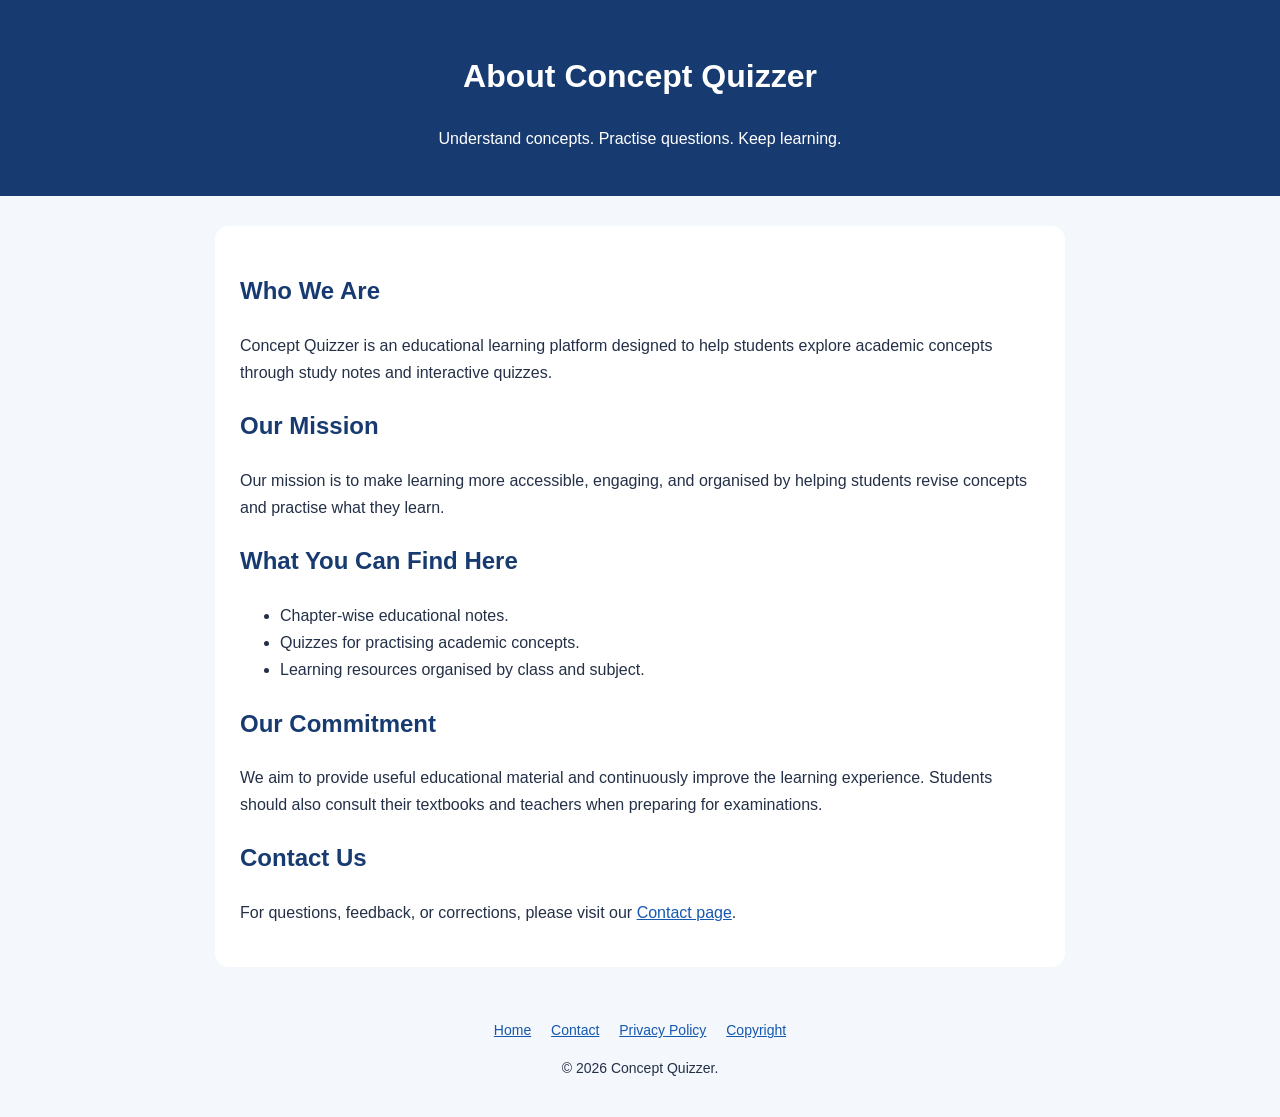
<file: about.html>
<!DOCTYPE html>
<html lang="en">
<head>
  <meta charset="UTF-8">
  <meta name="viewport" content="width=device-width, initial-scale=1.0">

  <title>About Us | Concept Quizzer</title>

  <meta name="description"
        content="Learn about Concept Quizzer, an educational platform designed to help students learn concepts through notes and quizzes.">

  <style>
    body {
      margin: 0;
      font-family: Arial, sans-serif;
      background: #f4f7fb;
      color: #243047;
      line-height: 1.7;
    }

    header {
      background: #173b70;
      color: white;
      padding: 28px 18px;
      text-align: center;
    }

    main {
      max-width: 850px;
      margin: 30px auto;
      padding: 25px;
      background: white;
      border-radius: 14px;
      box-sizing: border-box;
      width: calc(100% - 30px);
    }

    h2 {
      color: #173b70;
    }

    a {
      color: #1558b0;
    }

    footer {
      text-align: center;
      padding: 22px;
      font-size: 14px;
    }

    nav a {
      margin: 0 8px;
    }
  </style>
</head>

<body>
  <header>
    <h1>About Concept Quizzer</h1>
    <p>Understand concepts. Practise questions. Keep learning.</p>
  </header>

  <main>
    <h2>Who We Are</h2>

    <p>
      Concept Quizzer is an educational learning platform
      designed to help students explore academic concepts
      through study notes and interactive quizzes.
    </p>

    <h2>Our Mission</h2>

    <p>
      Our mission is to make learning more accessible,
      engaging, and organised by helping students revise
      concepts and practise what they learn.
    </p>

    <h2>What You Can Find Here</h2>

    <ul>
      <li>Chapter-wise educational notes.</li>
      <li>Quizzes for practising academic concepts.</li>
      <li>Learning resources organised by class and subject.</li>
    </ul>

    <h2>Our Commitment</h2>

    <p>
      We aim to provide useful educational material and
      continuously improve the learning experience.
      Students should also consult their textbooks and
      teachers when preparing for examinations.
    </p>

    <h2>Contact Us</h2>

    <p>
      For questions, feedback, or corrections, please visit
      our <a href="contact.html">Contact page</a>.
    </p>
  </main>

  <footer>
    <nav>
      <a href="index.html">Home</a>
      <a href="contact.html">Contact</a>
      <a href="privacy.html">Privacy Policy</a>
      <a href="copyright.html">Copyright</a>
    </nav>

    <p>&copy; 2026 Concept Quizzer.</p>
  </footer>
</body>
</html>
</file>
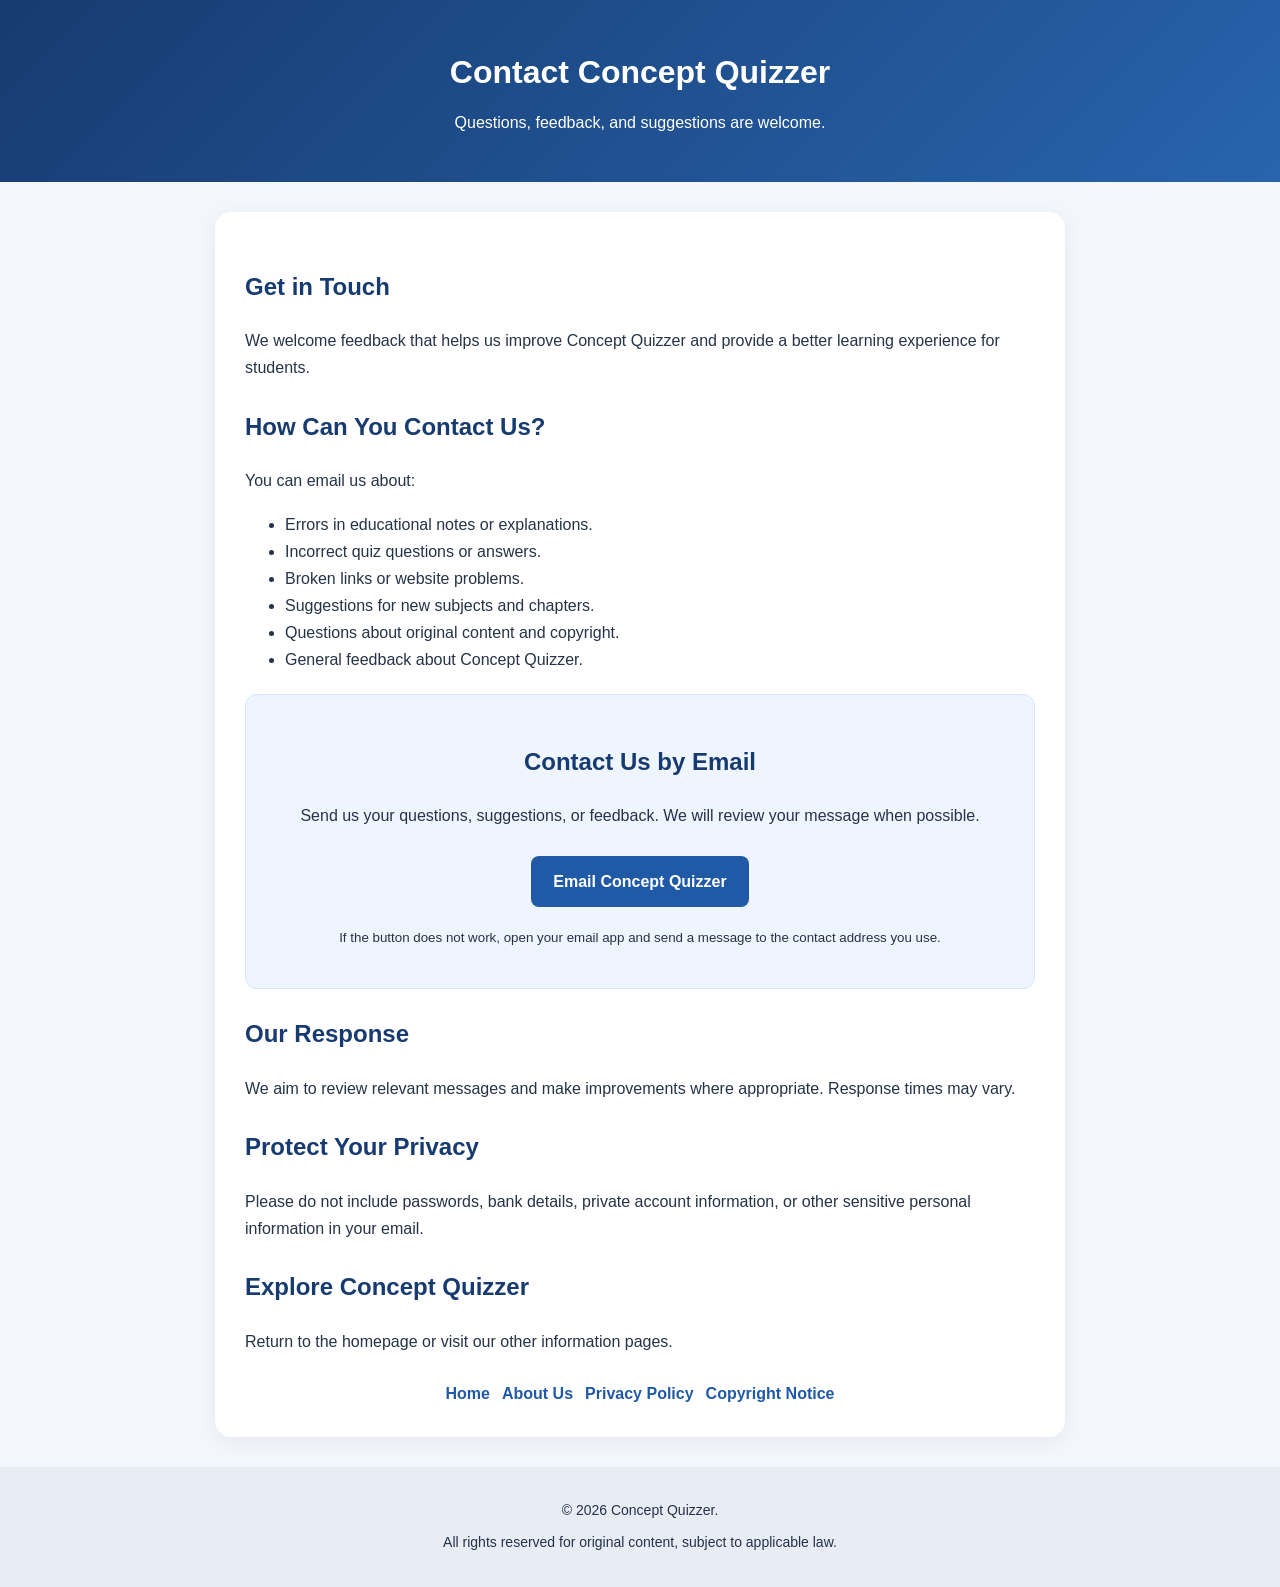
<file: contact.html>
<!DOCTYPE html>
<html lang="en">
<head>
  <meta charset="UTF-8">
  <meta name="viewport" content="width=device-width, initial-scale=1.0">

  <title>Contact Us | Concept Quizzer</title>

  <meta name="description"
        content="Contact Concept Quizzer for educational feedback, questions, corrections, and suggestions.">

  <meta name="theme-color" content="#173b70">

  <style>
    * {
      box-sizing: border-box;
    }

    body {
      margin: 0;
      font-family: Arial, Helvetica, sans-serif;
      background: #f3f6fc;
      color: #263247;
      line-height: 1.7;
    }

    header {
      background: linear-gradient(135deg, #173b70, #2864ad);
      color: white;
      text-align: center;
      padding: 45px 20px;
    }

    header h1 {
      margin: 0 0 10px;
      font-size: 32px;
    }

    header p {
      margin: 0;
      font-size: 16px;
    }

    main {
      max-width: 850px;
      width: calc(100% - 30px);
      margin: 30px auto;
      padding: 30px;
      background: white;
      border-radius: 16px;
      box-shadow: 0 5px 20px rgba(0, 0, 0, 0.06);
    }

    h2 {
      color: #173b70;
      margin-top: 25px;
    }

    .contact-card {
      background: #eef5ff;
      border: 1px solid #d6e6ff;
      border-radius: 12px;
      padding: 22px;
      margin: 20px 0;
      text-align: center;
    }

    .email-button {
      display: inline-block;
      background: #2059a6;
      color: white;
      padding: 12px 22px;
      border-radius: 8px;
      text-decoration: none;
      font-weight: bold;
      margin-top: 10px;
    }

    .email-button:hover {
      background: #153f7a;
    }

    a {
      color: #2059a6;
    }

    .page-links {
      display: flex;
      flex-wrap: wrap;
      justify-content: center;
      gap: 12px;
      margin-top: 25px;
    }

    .page-links a {
      text-decoration: none;
      font-weight: bold;
    }

    footer {
      background: #e8edf5;
      text-align: center;
      padding: 24px 15px;
      font-size: 14px;
    }

    footer p {
      margin: 8px 0;
    }

    @media (max-width: 600px) {
      header h1 {
        font-size: 27px;
      }

      main {
        padding: 22px;
      }
    }
  </style>
</head>

<body>

  <header>
    <h1>Contact Concept Quizzer</h1>
    <p>Questions, feedback, and suggestions are welcome.</p>
  </header>

  <main>

    <h2>Get in Touch</h2>

    <p>
      We welcome feedback that helps us improve Concept Quizzer
      and provide a better learning experience for students.
    </p>

    <h2>How Can You Contact Us?</h2>

    <p>You can email us about:</p>

    <ul>
      <li>Errors in educational notes or explanations.</li>
      <li>Incorrect quiz questions or answers.</li>
      <li>Broken links or website problems.</li>
      <li>Suggestions for new subjects and chapters.</li>
      <li>Questions about original content and copyright.</li>
      <li>General feedback about Concept Quizzer.</li>
    </ul>

    <div class="contact-card">

      <h2>Contact Us by Email</h2>

      <p>
        Send us your questions, suggestions, or feedback.
        We will review your message when possible.
      </p>

      <a
        class="email-button"
        href="mailto: conceptquizzer@gmail.com?subject=Concept%20Quizzer%20Feedback">
        Email Concept Quizzer
      </a>

      <p>
        <small>
          If the button does not work, open your email app
          and send a message to the contact address you use.
        </small>
      </p>

    </div>

    <h2>Our Response</h2>

    <p>
      We aim to review relevant messages and make improvements
      where appropriate. Response times may vary.
    </p>

    <h2>Protect Your Privacy</h2>

    <p>
      Please do not include passwords, bank details, private
      account information, or other sensitive personal
      information in your email.
    </p>

    <h2>Explore Concept Quizzer</h2>

    <p>
      Return to the homepage or visit our other information pages.
    </p>

    <nav class="page-links">
      <a href="index.html">Home</a>
      <a href="about.html">About Us</a>
      <a href="privacy.html">Privacy Policy</a>
      <a href="copyright.html">Copyright Notice</a>
    </nav>

  </main>

  <footer>
    <p>&copy; 2026 Concept Quizzer.</p>
    <p>All rights reserved for original content, subject to applicable law.</p>
  </footer>

</body>
</html>
</file>
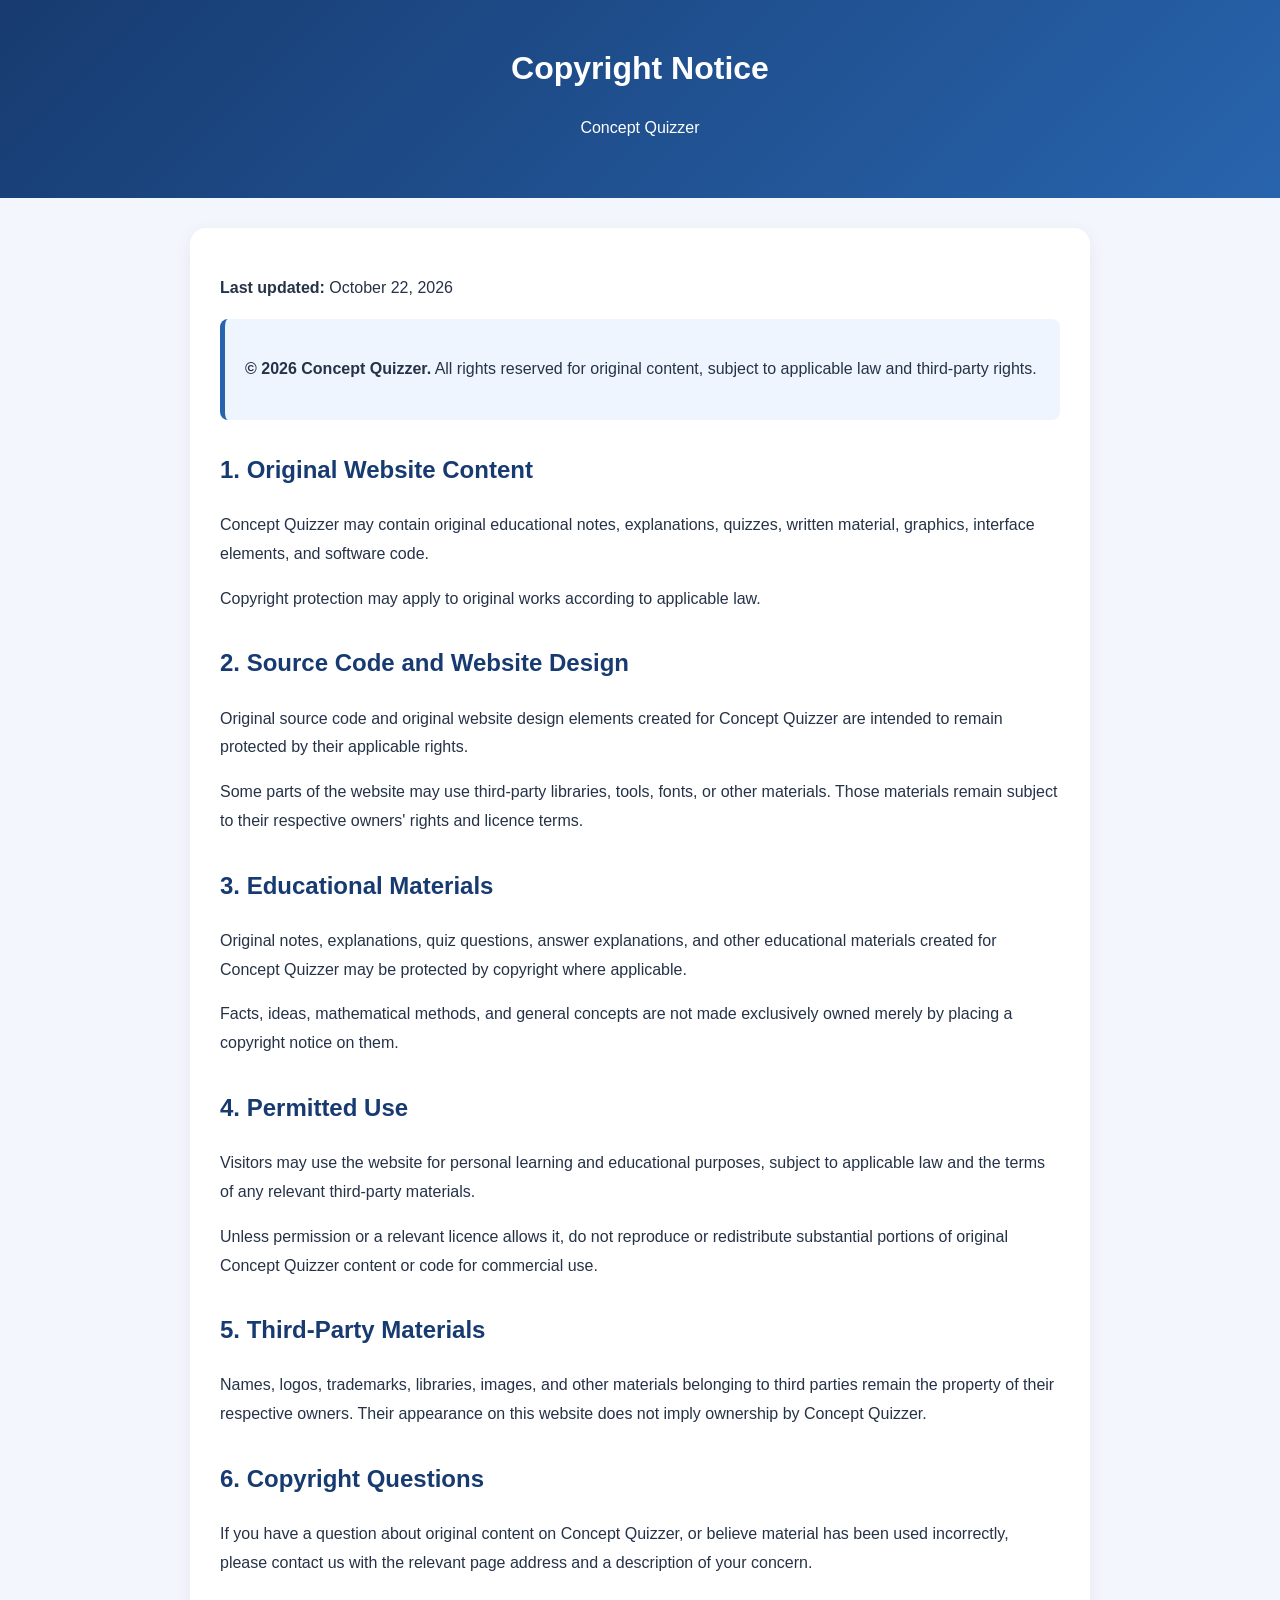
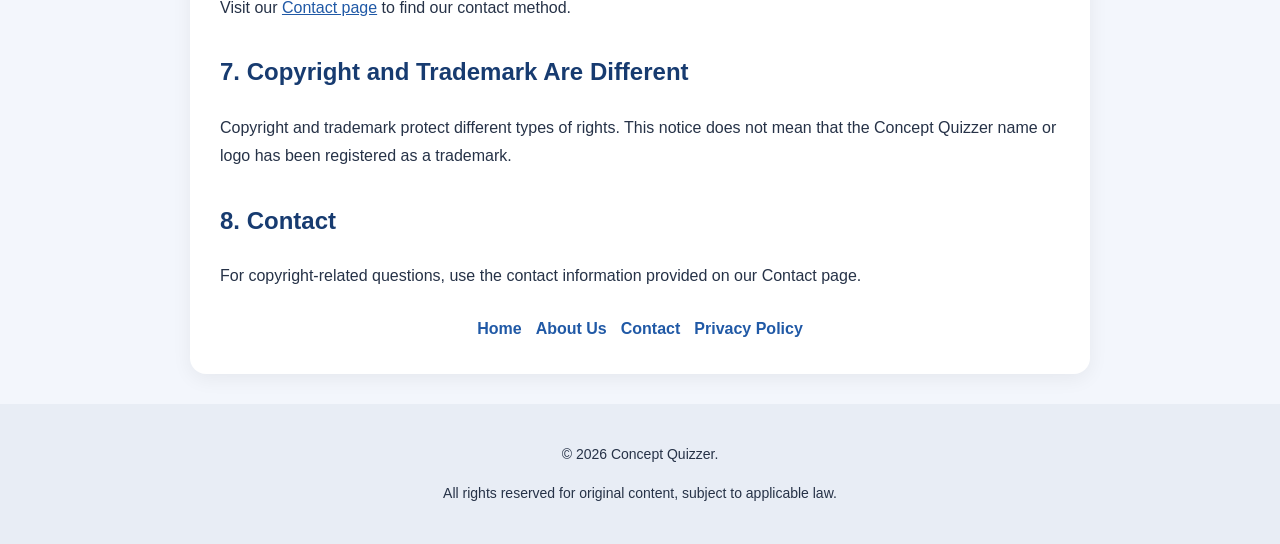
<file: copyright.html>
<!DOCTYPE html>
<html lang="en">
<head>
  <meta charset="UTF-8">
  <meta name="viewport" content="width=device-width, initial-scale=1.0">

  <title>Copyright Notice | Concept Quizzer</title>

  <meta name="description"
        content="Read the Concept Quizzer copyright notice concerning original educational content, quizzes, website design, and source code.">

  <meta name="theme-color" content="#173b70">

  <style>
    * {
      box-sizing: border-box;
    }

    body {
      margin: 0;
      font-family: Arial, Helvetica, sans-serif;
      background: #f3f6fc;
      color: #263247;
      line-height: 1.8;
    }

    header {
      background: linear-gradient(135deg, #173b70, #2864ad);
      color: white;
      text-align: center;
      padding: 40px 20px;
    }

    header h1 {
      margin: 0 0 10px;
    }

    main {
      max-width: 900px;
      width: calc(100% - 30px);
      margin: 30px auto;
      padding: 30px;
      background: white;
      border-radius: 16px;
      box-shadow: 0 5px 20px rgba(0, 0, 0, 0.06);
    }

    h2 {
      color: #173b70;
      margin-top: 28px;
    }

    a {
      color: #2059a6;
    }

    .notice {
      padding: 20px;
      background: #eef5ff;
      border-left: 5px solid #2864ad;
      border-radius: 8px;
    }

    footer {
      background: #e8edf5;
      text-align: center;
      padding: 24px 15px;
      font-size: 14px;
    }

    nav {
      display: flex;
      flex-wrap: wrap;
      justify-content: center;
      gap: 14px;
      margin-top: 24px;
    }

    nav a {
      text-decoration: none;
      font-weight: bold;
    }

    @media (max-width: 600px) {
      main {
        padding: 20px;
      }
    }
  </style>
</head>

<body>

  <header>
    <h1>Copyright Notice</h1>
    <p>Concept Quizzer</p>
  </header>

  <main>

    <p><strong>Last updated:</strong> October 22, 2026</p>

    <div class="notice">
      <p>
        <strong>© 2026 Concept Quizzer.</strong>
        All rights reserved for original content, subject
        to applicable law and third-party rights.
      </p>
    </div>

    <h2>1. Original Website Content</h2>

    <p>
      Concept Quizzer may contain original educational notes,
      explanations, quizzes, written material, graphics,
      interface elements, and software code.
    </p>

    <p>
      Copyright protection may apply to original works
      according to applicable law.
    </p>

    <h2>2. Source Code and Website Design</h2>

    <p>
      Original source code and original website design
      elements created for Concept Quizzer are intended
      to remain protected by their applicable rights.
    </p>

    <p>
      Some parts of the website may use third-party
      libraries, tools, fonts, or other materials.
      Those materials remain subject to their respective
      owners' rights and licence terms.
    </p>

    <h2>3. Educational Materials</h2>

    <p>
      Original notes, explanations, quiz questions,
      answer explanations, and other educational materials
      created for Concept Quizzer may be protected by
      copyright where applicable.
    </p>

    <p>
      Facts, ideas, mathematical methods, and general
      concepts are not made exclusively owned merely
      by placing a copyright notice on them.
    </p>

    <h2>4. Permitted Use</h2>

    <p>
      Visitors may use the website for personal learning
      and educational purposes, subject to applicable law
      and the terms of any relevant third-party materials.
    </p>

    <p>
      Unless permission or a relevant licence allows it,
      do not reproduce or redistribute substantial portions
      of original Concept Quizzer content or code for
      commercial use.
    </p>

    <h2>5. Third-Party Materials</h2>

    <p>
      Names, logos, trademarks, libraries, images,
      and other materials belonging to third parties
      remain the property of their respective owners.
      Their appearance on this website does not imply
      ownership by Concept Quizzer.
    </p>

    <h2>6. Copyright Questions</h2>

    <p>
      If you have a question about original content on
      Concept Quizzer, or believe material has been used
      incorrectly, please contact us with the relevant
      page address and a description of your concern.
    </p>

    <p>
      Visit our <a href="contact.html">Contact page</a>
      to find our contact method.
    </p>

    <h2>7. Copyright and Trademark Are Different</h2>

    <p>
      Copyright and trademark protect different types
      of rights. This notice does not mean that the
      Concept Quizzer name or logo has been registered
      as a trademark.
    </p>

    <h2>8. Contact</h2>

    <p>
      For copyright-related questions, use the contact
      information provided on our Contact page.
    </p>

    <nav>
      <a href="index.html">Home</a>
      <a href="about.html">About Us</a>
      <a href="contact.html">Contact</a>
      <a href="privacy.html">Privacy Policy</a>
    </nav>

  </main>

  <footer>
    <p>&copy; 2026 Concept Quizzer.</p>
    <p>All rights reserved for original content, subject to applicable law.</p>
  </footer>

</body>
</html>
</file>
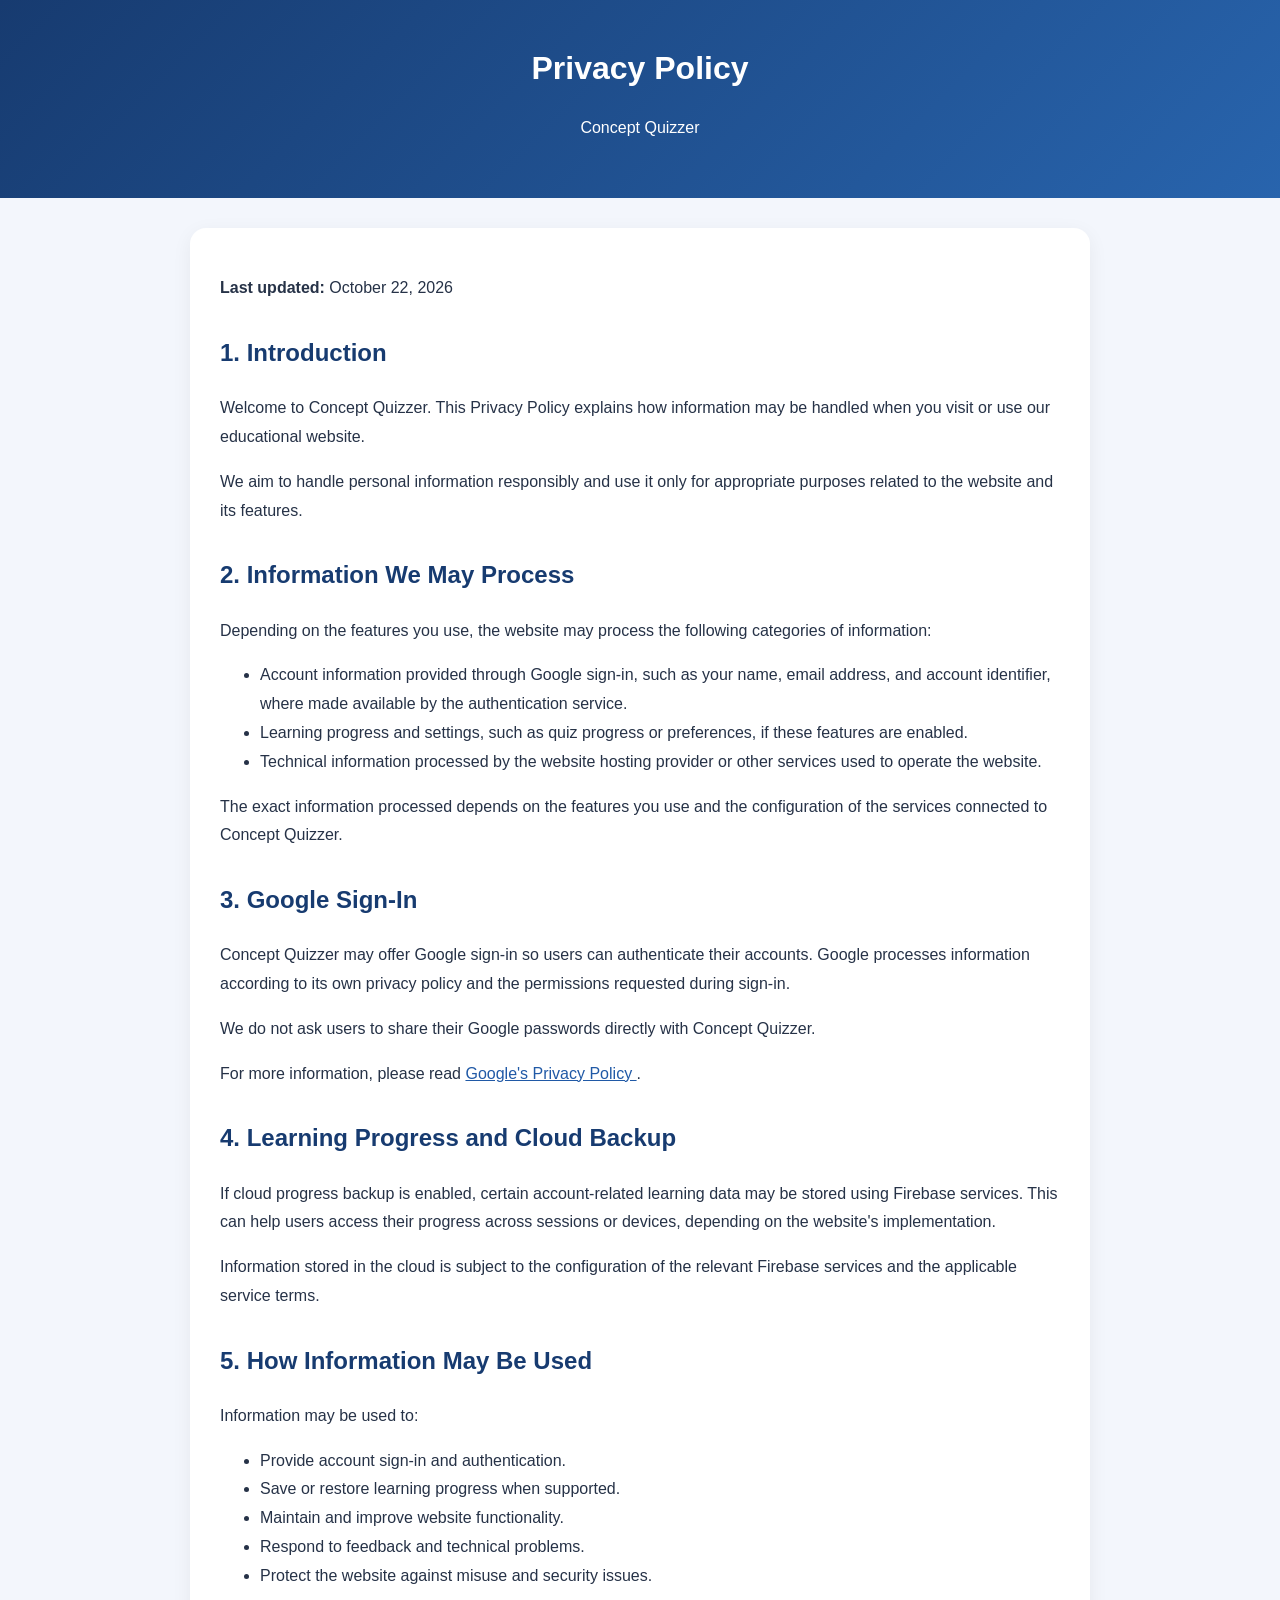
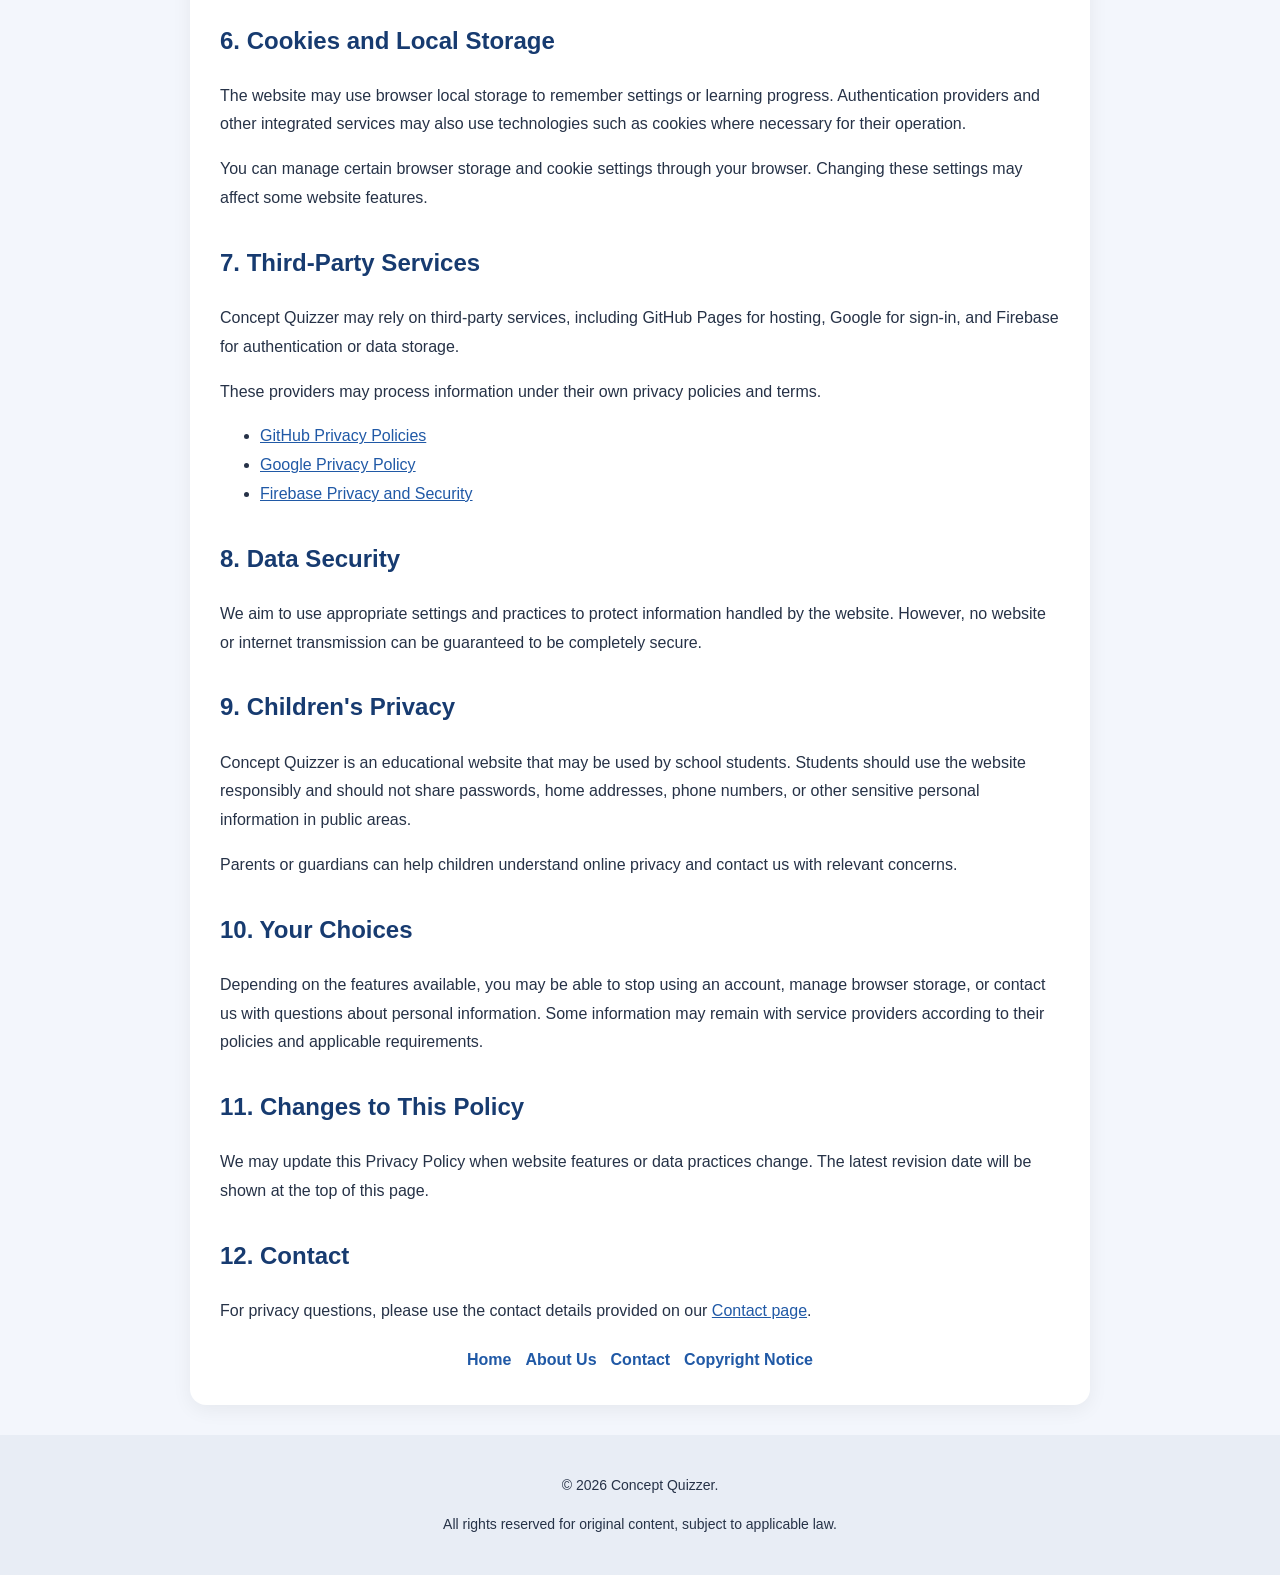
<file: privacy.html>
<!DOCTYPE html>
<html lang="en">
<head>
  <meta charset="UTF-8">
  <meta name="viewport" content="width=device-width, initial-scale=1.0">

  <title>Privacy Policy | Concept Quizzer</title>

  <meta name="description"
        content="Read the Concept Quizzer Privacy Policy to understand how account information, learning progress, and website data are handled.">

  <meta name="theme-color" content="#173b70">

  <style>
    * {
      box-sizing: border-box;
    }

    body {
      margin: 0;
      font-family: Arial, Helvetica, sans-serif;
      background: #f3f6fc;
      color: #263247;
      line-height: 1.8;
    }

    header {
      background: linear-gradient(135deg, #173b70, #2864ad);
      color: white;
      text-align: center;
      padding: 40px 20px;
    }

    header h1 {
      margin: 0 0 10px;
    }

    main {
      max-width: 900px;
      width: calc(100% - 30px);
      margin: 30px auto;
      padding: 30px;
      background: white;
      border-radius: 16px;
      box-shadow: 0 5px 20px rgba(0, 0, 0, 0.06);
    }

    h2 {
      color: #173b70;
      margin-top: 28px;
    }

    a {
      color: #2059a6;
    }

    footer {
      background: #e8edf5;
      text-align: center;
      padding: 24px 15px;
      font-size: 14px;
    }

    nav {
      display: flex;
      flex-wrap: wrap;
      justify-content: center;
      gap: 14px;
      margin-top: 20px;
    }

    nav a {
      text-decoration: none;
      font-weight: bold;
    }

    @media (max-width: 600px) {
      main {
        padding: 20px;
      }
    }
  </style>
</head>

<body>

  <header>
    <h1>Privacy Policy</h1>
    <p>Concept Quizzer</p>
  </header>

  <main>

    <p><strong>Last updated:</strong> October 22, 2026</p>

    <h2>1. Introduction</h2>

    <p>
      Welcome to Concept Quizzer. This Privacy Policy explains
      how information may be handled when you visit or use
      our educational website.
    </p>

    <p>
      We aim to handle personal information responsibly and
      use it only for appropriate purposes related to the
      website and its features.
    </p>

    <h2>2. Information We May Process</h2>

    <p>
      Depending on the features you use, the website may
      process the following categories of information:
    </p>

    <ul>
      <li>
        Account information provided through Google sign-in,
        such as your name, email address, and account identifier,
        where made available by the authentication service.
      </li>
      <li>
        Learning progress and settings, such as quiz progress
        or preferences, if these features are enabled.
      </li>
      <li>
        Technical information processed by the website hosting
        provider or other services used to operate the website.
      </li>
    </ul>

    <p>
      The exact information processed depends on the features
      you use and the configuration of the services connected
      to Concept Quizzer.
    </p>

    <h2>3. Google Sign-In</h2>

    <p>
      Concept Quizzer may offer Google sign-in so users can
      authenticate their accounts. Google processes information
      according to its own privacy policy and the permissions
      requested during sign-in.
    </p>

    <p>
      We do not ask users to share their Google passwords
      directly with Concept Quizzer.
    </p>

    <p>
      For more information, please read
      <a href="https://policies.google.com/privacy"
         target="_blank" rel="noopener noreferrer">
        Google's Privacy Policy
      </a>.
    </p>

    <h2>4. Learning Progress and Cloud Backup</h2>

    <p>
      If cloud progress backup is enabled, certain account-related
      learning data may be stored using Firebase services.
      This can help users access their progress across sessions
      or devices, depending on the website's implementation.
    </p>

    <p>
      Information stored in the cloud is subject to the
      configuration of the relevant Firebase services and
      the applicable service terms.
    </p>

    <h2>5. How Information May Be Used</h2>

    <p>Information may be used to:</p>

    <ul>
      <li>Provide account sign-in and authentication.</li>
      <li>Save or restore learning progress when supported.</li>
      <li>Maintain and improve website functionality.</li>
      <li>Respond to feedback and technical problems.</li>
      <li>Protect the website against misuse and security issues.</li>
    </ul>

    <h2>6. Cookies and Local Storage</h2>

    <p>
      The website may use browser local storage to remember
      settings or learning progress. Authentication providers
      and other integrated services may also use technologies
      such as cookies where necessary for their operation.
    </p>

    <p>
      You can manage certain browser storage and cookie
      settings through your browser. Changing these settings
      may affect some website features.
    </p>

    <h2>7. Third-Party Services</h2>

    <p>
      Concept Quizzer may rely on third-party services,
      including GitHub Pages for hosting, Google for sign-in,
      and Firebase for authentication or data storage.
    </p>

    <p>
      These providers may process information under their
      own privacy policies and terms.
    </p>

    <ul>
      <li>
        <a href="https://docs.github.com/en/site-policy/privacy-policies"
           target="_blank" rel="noopener noreferrer">
          GitHub Privacy Policies
        </a>
      </li>
      <li>
        <a href="https://policies.google.com/privacy"
           target="_blank" rel="noopener noreferrer">
          Google Privacy Policy
        </a>
      </li>
      <li>
        <a href="https://firebase.google.com/support/privacy"
           target="_blank" rel="noopener noreferrer">
          Firebase Privacy and Security
        </a>
      </li>
    </ul>

    <h2>8. Data Security</h2>

    <p>
      We aim to use appropriate settings and practices to
      protect information handled by the website. However,
      no website or internet transmission can be guaranteed
      to be completely secure.
    </p>

    <h2>9. Children's Privacy</h2>

    <p>
      Concept Quizzer is an educational website that may be
      used by school students. Students should use the website
      responsibly and should not share passwords, home addresses,
      phone numbers, or other sensitive personal information
      in public areas.
    </p>

    <p>
      Parents or guardians can help children understand
      online privacy and contact us with relevant concerns.
    </p>

    <h2>10. Your Choices</h2>

    <p>
      Depending on the features available, you may be able
      to stop using an account, manage browser storage, or
      contact us with questions about personal information.
      Some information may remain with service providers
      according to their policies and applicable requirements.
    </p>

    <h2>11. Changes to This Policy</h2>

    <p>
      We may update this Privacy Policy when website features
      or data practices change. The latest revision date will
      be shown at the top of this page.
    </p>

    <h2>12. Contact</h2>

    <p>
      For privacy questions, please use the contact details
      provided on our
      <a href="contact.html">Contact page</a>.
    </p>

    <nav>
      <a href="index.html">Home</a>
      <a href="about.html">About Us</a>
      <a href="contact.html">Contact</a>
      <a href="copyright.html">Copyright Notice</a>
    </nav>

  </main>

  <footer>
    <p>&copy; 2026 Concept Quizzer.</p>
    <p>All rights reserved for original content, subject to applicable law.</p>
  </footer>

</body>
  </html>
</file>
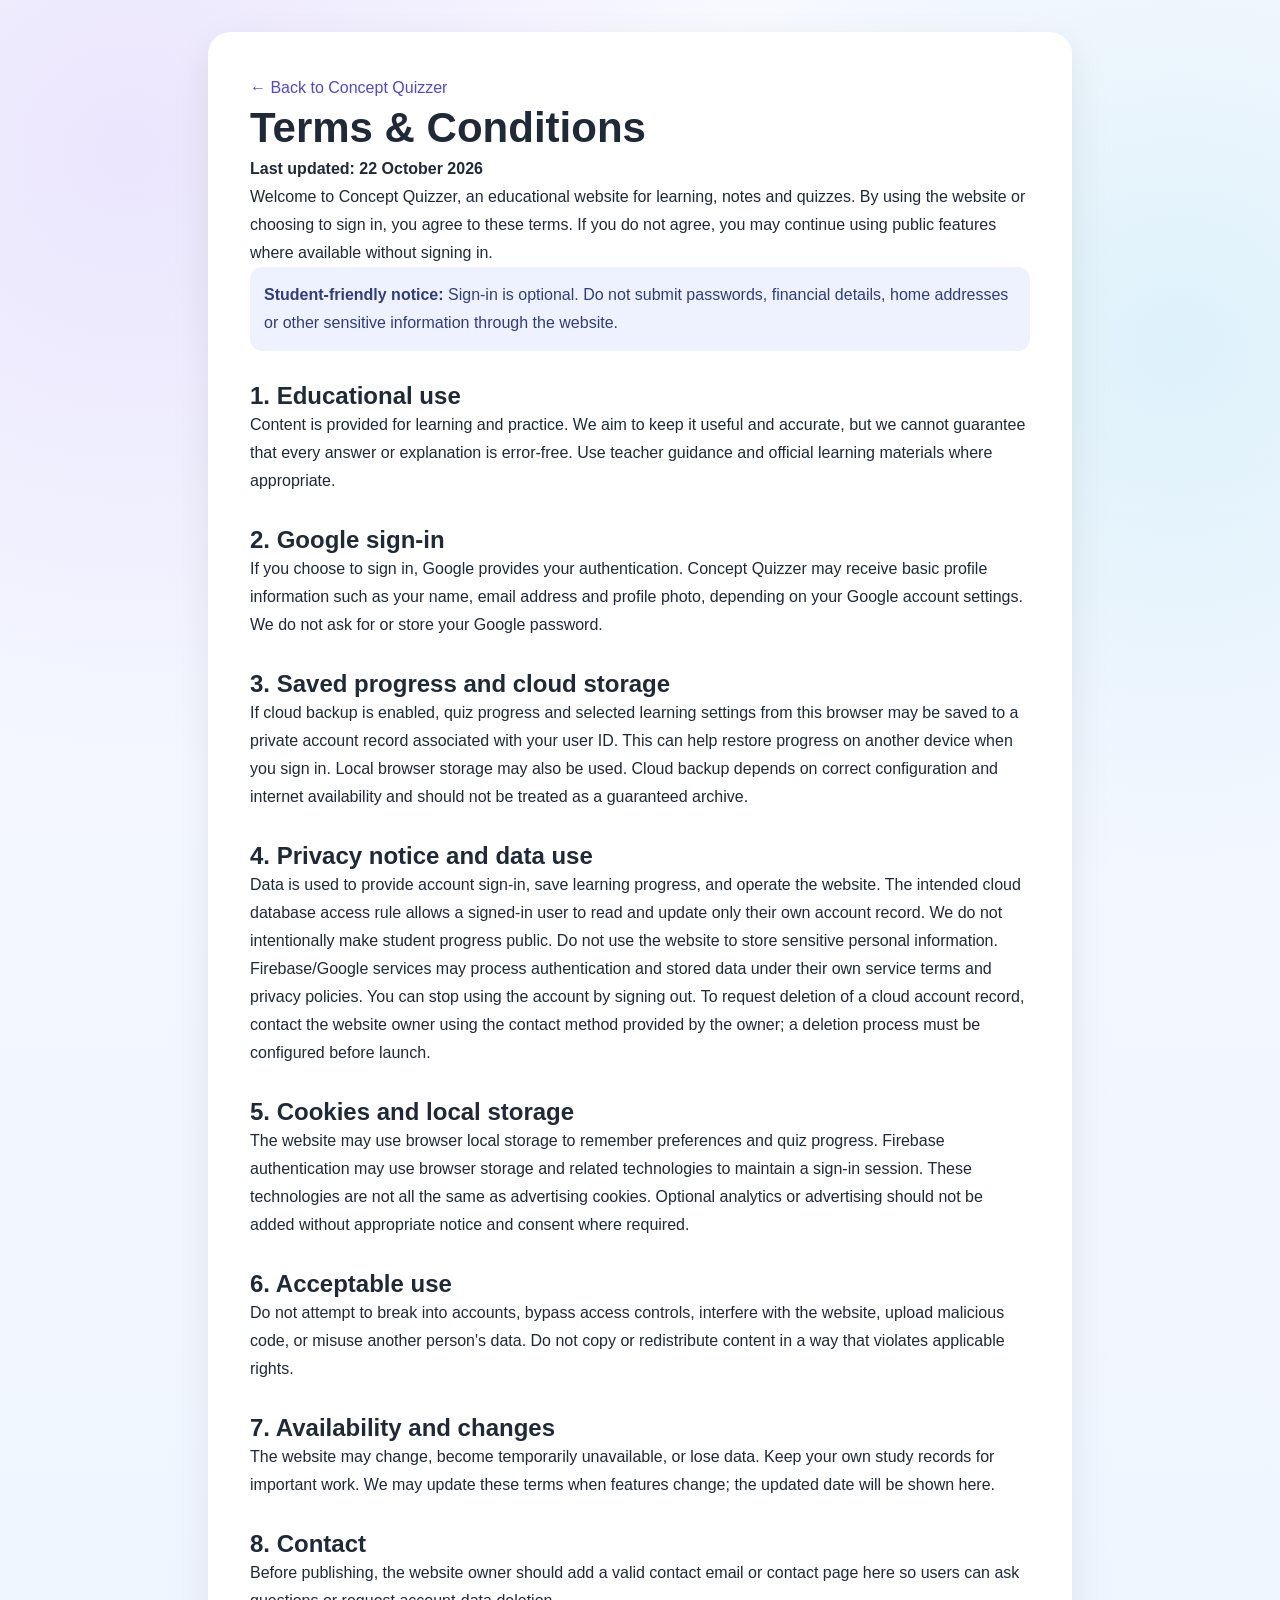
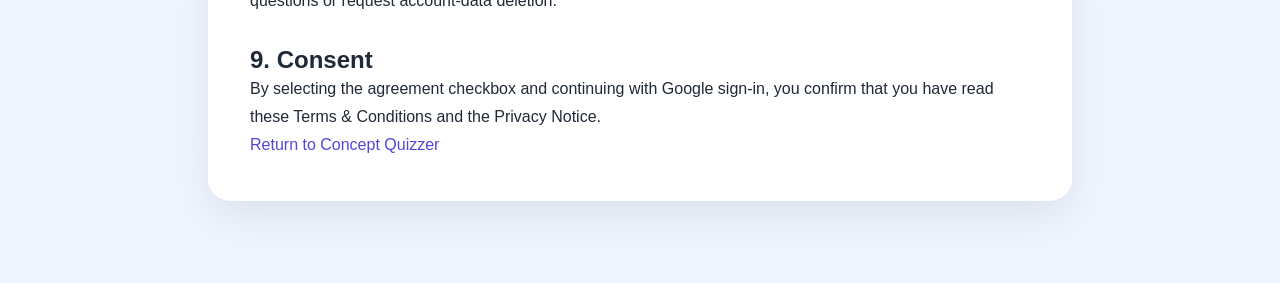
<file: terms.html>
<!DOCTYPE html>
<html lang="en"><head><meta charset="UTF-8"><meta name="viewport" content="width=device-width, initial-scale=1">
<title>Terms &amp; Conditions | Concept Quizzer</title>
<link rel="stylesheet" href="css/style.css">
<style>
.legalWrap{max-width:900px;margin:32px auto;padding:0 18px 50px}.legalCard{background:var(--card,#fff);border-radius:22px;padding:clamp(20px,5vw,42px);box-shadow:var(--shadow,0 8px 30px #0001);line-height:1.75}.legalCard h1,.legalCard h2{line-height:1.25}.legalCard h1{font-size:clamp(28px,5vw,42px)}.legalCard h2{margin-top:30px}.legalNotice{padding:14px;border-radius:12px;background:#eef2ff;color:#303c80}.legalCard a{color:#5146d8}
</style></head><body><main class="legalWrap"><article class="legalCard">
<p><a href="index.html">← Back to Concept Quizzer</a></p>
<h1>Terms &amp; Conditions</h1>
<p><strong>Last updated: 22 October 2026</strong></p>
<p>Welcome to Concept Quizzer, an educational website for learning, notes and quizzes. By using the website or choosing to sign in, you agree to these terms. If you do not agree, you may continue using public features where available without signing in.</p>
<div class="legalNotice"><strong>Student-friendly notice:</strong> Sign-in is optional. Do not submit passwords, financial details, home addresses or other sensitive information through the website.</div>
<h2>1. Educational use</h2><p>Content is provided for learning and practice. We aim to keep it useful and accurate, but we cannot guarantee that every answer or explanation is error-free. Use teacher guidance and official learning materials where appropriate.</p>
<h2>2. Google sign-in</h2><p>If you choose to sign in, Google provides your authentication. Concept Quizzer may receive basic profile information such as your name, email address and profile photo, depending on your Google account settings. We do not ask for or store your Google password.</p>
<h2>3. Saved progress and cloud storage</h2><p>If cloud backup is enabled, quiz progress and selected learning settings from this browser may be saved to a private account record associated with your user ID. This can help restore progress on another device when you sign in. Local browser storage may also be used. Cloud backup depends on correct configuration and internet availability and should not be treated as a guaranteed archive.</p>
<h2 id="privacy">4. Privacy notice and data use</h2><p>Data is used to provide account sign-in, save learning progress, and operate the website. The intended cloud database access rule allows a signed-in user to read and update only their own account record. We do not intentionally make student progress public. Do not use the website to store sensitive personal information.</p><p>Firebase/Google services may process authentication and stored data under their own service terms and privacy policies. You can stop using the account by signing out. To request deletion of a cloud account record, contact the website owner using the contact method provided by the owner; a deletion process must be configured before launch.</p>
<h2>5. Cookies and local storage</h2><p>The website may use browser local storage to remember preferences and quiz progress. Firebase authentication may use browser storage and related technologies to maintain a sign-in session. These technologies are not all the same as advertising cookies. Optional analytics or advertising should not be added without appropriate notice and consent where required.</p>
<h2>6. Acceptable use</h2><p>Do not attempt to break into accounts, bypass access controls, interfere with the website, upload malicious code, or misuse another person's data. Do not copy or redistribute content in a way that violates applicable rights.</p>
<h2>7. Availability and changes</h2><p>The website may change, become temporarily unavailable, or lose data. Keep your own study records for important work. We may update these terms when features change; the updated date will be shown here.</p>
<h2>8. Contact</h2><p>Before publishing, the website owner should add a valid contact email or contact page here so users can ask questions or request account-data deletion.</p>
<h2>9. Consent</h2><p>By selecting the agreement checkbox and continuing with Google sign-in, you confirm that you have read these Terms &amp; Conditions and the Privacy Notice.</p>
<p><a href="index.html">Return to Concept Quizzer</a></p>
</article></main></body></html>
</file>
<file: css/style.css>
/*==========================================================
  Concept Quizzer
  Package 2
  File : css/style.css
==========================================================*/

:root{

--primary:#5b5cf0;
--secondary:#7c3aed;
--accent:#06b6d4;
--success:#22c55e;
--danger:#ef4444;

--bg:#f4f7ff;
--surface:#ffffff;
--text:#1f2937;
--textLight:#6b7280;
--border:#e5e7eb;

--radius:22px;
--transition:.30s ease;

--shadow:
0 15px 40px
rgba(0,0,0,.08);

}

*{

margin:0;

padding:0;

box-sizing:border-box;

}

html{

scroll-behavior:smooth;

}

body{

font-family:

"Poppins",
sans-serif;

background:var(--bg);

color:var(--text);

overflow-x:hidden;

}

/*========================*/

img{

max-width:100%;

display:block;

}

button{

font-family:inherit;

cursor:pointer;

border:none;

outline:none;

}

input{

font-family:inherit;

outline:none;

border:none;

background:none;

width:100%;

}

a{

text-decoration:none;

color:inherit;

}

.hidden{

display:none!important;

}

.container{

width:min(1280px,92%);

margin:auto;

}

/*========================
 PRELOADER
========================*/

#preloader{

position:fixed;

inset:0;

background:

linear-gradient(
135deg,
#eef4ff,
#ffffff
);

display:flex;

align-items:center;

justify-content:center;

z-index:99999;

transition:.5s;

}

.loader{

display:flex;

flex-direction:column;

align-items:center;

gap:18px;

text-align:center;

}

.loaderLogo{

width:110px;

height:110px;

border-radius:30px;

display:flex;

align-items:center;

justify-content:center;

font-size:58px;

color:white;

background:

linear-gradient(
135deg,
#5b5cf0,
#7c3aed
);

box-shadow:

0 20px 45px
rgba(91,92,240,.30);

animation:

floatLogo 2s
ease-in-out
infinite;

}

.loader h2{

font-size:2rem;

font-weight:700;

}

.loader p{

color:var(--textLight);

}

@keyframes floatLogo{

0%{

transform:translateY(0);

}

50%{

transform:translateY(-12px);

}

100%{

transform:translateY(0);

}

}

/*========================
 HEADER
========================*/

.header{

position:sticky;

top:0;

z-index:999;

background:

rgba(255,255,255,.80);

backdrop-filter:

blur(18px);

border-bottom:

1px solid
rgba(0,0,0,.05);

}

.header .container{

display:flex;

align-items:center;

justify-content:space-between;

padding:18px 0;

}

/*========================
 LOGO
========================*/

.logo{

display:flex;

align-items:center;

gap:14px;

}

.logoIcon{

width:60px;

height:60px;

border-radius:18px;

display:flex;

align-items:center;

justify-content:center;

font-size:1.2rem;

font-weight:700;

color:white;

background:

linear-gradient(
135deg,
#5b5cf0,
#7c3aed
);

box-shadow:

0 12px 30px
rgba(91,92,240,.25);

}

.logoIcon img{
  width:100%;
  height:100%;
  object-fit:cover;
  border-radius:18px;
}

.logoText{

display:flex;

flex-direction:column;

}

.logoText h2{

font-size:1.35rem;

font-weight:700;

line-height:1.2;

}

.logoText span{

font-size:.9rem;

color:var(--textLight);

}

/*========================
 HEADER ACTIONS
========================*/

.headerActions{

display:flex;

align-items:center;

gap:12px;

}

.iconButton{

width:50px;

height:50px;

border-radius:50%;

display:flex;

align-items:center;

justify-content:center;

background:white;

color:var(--primary);

box-shadow:var(--shadow);

transition:var(--transition);

}

.iconButton:hover{

transform:

translateY(-4px);

}

/*========================
 HERO
========================*/

.hero{

position:relative;

overflow:hidden;

padding:

80px 0
100px;

background:

linear-gradient(
180deg,
#f8fbff,
#eef4ff
);

}

.heroBackground{

position:absolute;

inset:0;

background:

radial-gradient(
circle at top left,
rgba(91,92,240,.15),
transparent 45%
),

radial-gradient(
circle at bottom right,
rgba(6,182,212,.15),
transparent 40%
);

}

.heroContainer{

position:relative;

z-index:2;

display:grid;

grid-template-columns:

1.1fr
.9fr;

gap:60px;

align-items:center;

}

/*========================
 HERO CONTENT
========================*/

.heroContent{

display:flex;

flex-direction:column;

gap:22px;

}

.heroBadge{

display:inline-flex;

align-items:center;

gap:8px;

width:max-content;

padding:10px 18px;

border-radius:999px;

background:#eef2ff;

color:var(--primary);

font-weight:600;

}

.heroContent h1{

font-size:3.6rem;

font-weight:800;

line-height:1.1;

}

.heroContent p{

font-size:1rem;

line-height:1.9;

color:var(--textLight);

max-width:650px;

}

/*========================
 SEARCH BAR
========================*/

.heroSearch{

display:flex;

align-items:center;

gap:14px;

padding:18px 22px;

background:white;

border-radius:18px;

box-shadow:var(--shadow);

margin-top:10px;

}

.heroSearch span{

color:var(--primary);

font-size:28px;

}

.heroSearch input{

font-size:1rem;

color:var(--text);

}

/*========================
 HERO BUTTONS
========================*/

.heroButtons{

display:flex;

gap:18px;

margin-top:12px;

flex-wrap:wrap;

}

.primaryButton{

padding:16px 34px;

border-radius:18px;

background:

linear-gradient(
135deg,
#5b5cf0,
#7c3aed
);

color:white;

font-size:1rem;

font-weight:600;

transition:var(--transition);

box-shadow:

0 18px 35px
rgba(91,92,240,.30);

}

.primaryButton:hover{

transform:

translateY(-5px);

}

.secondaryButton{

padding:16px 34px;

border-radius:18px;

background:white;

border:2px solid var(--border);

font-size:1rem;

font-weight:600;

color:var(--primary);

transition:var(--transition);

}

.secondaryButton:hover{

background:#f7f8ff;

transform:

translateY(-5px);

}

/*========================
 HERO IMAGE
========================*/

.heroImage{

position:relative;

height:520px;

display:flex;

align-items:center;

justify-content:center;

}

.bookCard{

width:220px;

height:220px;

border-radius:40px;

display:flex;

align-items:center;

justify-content:center;

font-size:90px;

color:white;

background:

linear-gradient(
135deg,
#5b5cf0,
#7c3aed
);

box-shadow:

0 30px 60px
rgba(91,92,240,.30);

animation:

floatBook
4s ease-in-out infinite;

}

.floatingCard{

position:absolute;

width:85px;

height:85px;

border-radius:22px;

display:flex;

align-items:center;

justify-content:center;

font-size:42px;

background:white;

box-shadow:var(--shadow);

animation:

floatCard
5s ease-in-out infinite;

}

.maths{

top:8%;

left:12%;

}

.science{

top:18%;

right:8%;

animation-delay:.5s;

}

.history{

bottom:15%;

left:8%;

animation-delay:1s;

}

.geography{

bottom:12%;

right:14%;

animation-delay:1.5s;

}

.civics{

left:0;

top:45%;

animation-delay:2s;

}

.ai{

right:0;

top:48%;

animation-delay:2.5s;

}

@keyframes floatBook{

0%{

transform:translateY(0);

}

50%{

transform:translateY(-16px);

}

100%{

transform:translateY(0);

}

}

@keyframes floatCard{

0%{

transform:translateY(0);

}

50%{

transform:translateY(-12px);

}

100%{

transform:translateY(0);

}

}

/*========================
 SCREEN
========================*/

.screen{

padding:80px 0;

}

.sectionHeader{

text-align:center;

margin-bottom:45px;

}

.sectionHeader h2{

font-size:2.5rem;

font-weight:700;

margin-bottom:10px;

}

.sectionHeader p{

font-size:1rem;

color:var(--textLight);

line-height:1.8;

}

/*========================
 CLASS GRID
========================*/

.classGrid{

display:grid;

grid-template-columns:

repeat(auto-fit,minmax(180px,1fr));

gap:24px;

}

.classCard{

background:var(--surface);

border-radius:24px;

padding:28px;

text-align:center;

cursor:pointer;

border:2px solid transparent;

box-shadow:var(--shadow);

transition:var(--transition);

}

.classCard:hover{

transform:

translateY(-8px);

border-color:var(--primary);

}

.classCard.active{

background:

linear-gradient(
135deg,
#5b5cf0,
#7c3aed
);

color:white;

}

.classIcon{

width:80px;

height:80px;

margin:auto auto 18px;

border-radius:22px;

display:flex;

align-items:center;

justify-content:center;

font-size:2rem;

font-weight:700;

background:#eef2ff;

color:var(--primary);

}

.classCard.active .classIcon{

background:white;

color:var(--primary);

}

.classCard h3{

font-size:1.2rem;

margin-bottom:8px;

}

.classCard p{

font-size:.92rem;

color:var(--textLight);

}

.classCard.active p{

color:white;

opacity:.9;

}

/*========================
 SUBJECT GRID
========================*/

.subjectGrid{

display:grid;

grid-template-columns:

repeat(auto-fit,minmax(250px,1fr));

gap:25px;

}

.subjectCard{

background:white;

border-radius:26px;

padding:30px;

text-align:center;

cursor:pointer;

box-shadow:var(--shadow);

transition:var(--transition);

}

.subjectCard:hover{

transform:

translateY(-8px);

}

.subjectIcon{

width:90px;

height:90px;

margin:auto auto 18px;

border-radius:24px;

display:flex;

align-items:center;

justify-content:center;

font-size:46px;

background:

linear-gradient(
135deg,
#5b5cf0,
#7c3aed
);

color:white;

}

.subjectCard h3{

margin-bottom:10px;

font-size:1.2rem;

}

.subjectCard p{

color:var(--textLight);

line-height:1.7;

}

/*========================
 CHAPTER GRID
========================*/

.chapterGrid{

display:grid;

grid-template-columns:

repeat(auto-fit,minmax(280px,1fr));

gap:24px;

}

.chapterCard{

background:white;

padding:26px;

border-radius:24px;

cursor:pointer;

box-shadow:var(--shadow);

transition:var(--transition);

border:2px solid transparent;

}

.chapterCard:hover{

transform:

translateY(-8px);

border-color:var(--primary);

}

.chapterNumber{

width:58px;

height:58px;

display:flex;

align-items:center;

justify-content:center;

border-radius:18px;

margin-bottom:18px;

font-weight:700;

background:

linear-gradient(
135deg,
#5b5cf0,
#7c3aed
);

color:white;

  }

/* ==========================
   PROGRESS CARD
========================== */

.progressCard{
    margin-top:24px;
    background:rgba(255,255,255,.15);
    border-radius:18px;
    padding:18px;
    box-shadow:0 8px 25px rgba(0,0,0,.08);
}

.progressInfo{
    display:flex;
    justify-content:space-between;
    align-items:center;
    margin-bottom:10px;
    color:#ffffff;
    font-weight:700;
    font-size:15px;
}

.progressInfo span{
    color:#ffffff;
}

#progressText{
    color:#ffffff;
    font-weight:700;
}

.progressBar{
    width:100%;
    height:12px;
    background:rgba(255,255,255,.35);
    border-radius:999px;
    overflow:hidden;
}

#progressFill{
    width:100%;
    height:100%;
    display:block;
    border-radius:999px;
    background:linear-gradient(90deg,#22c55e,#4ade80);
    transition:width .5s ease;
}

/* ===== ACHIEVEMENTS HEADER BUTTON FIX ===== */

.headerActions{
  display:flex !important;
  align-items:center;
  gap:10px;
  flex-wrap:nowrap !important;
  overflow:visible !important;
}

.headerActions .iconButton{
  display:flex !important;
  align-items:center;
  justify-content:center;
  visibility:visible !important;
  opacity:1 !important;
  flex-shrink:0 !important;
}

/* Mobile */
@media (max-width:600px){
  .headerActions{
    gap:6px;
  }

  .headerActions .iconButton{
    width:52px;
    height:52px;
    min-width:52px;
    padding:0;
  }

  .headerActions .material-icons-round{
    font-size:25px;
  }
}

/* MOBILE HEADER - FINAL FIX */

@media screen and (max-width: 700px) {

  .header .container {
    display: flex !important;
    align-items: center !important;
    justify-content: space-between !important;
    gap: 8px !important;
  }

  .headerActions {
    display: flex !important;
    align-items: center !important;
    justify-content: flex-end !important;
    gap: 5px !important;
    width: auto !important;
    flex: 0 0 auto !important;
    overflow: visible !important;
  }

  .headerActions .iconButton {
    width: 48px !important;
    height: 48px !important;
    min-width: 48px !important;
    padding: 0 !important;
    margin: 0 !important;
    display: flex !important;
    align-items: center !important;
    justify-content: center !important;
    flex-shrink: 0 !important;
    opacity: 1 !important;
    visibility: visible !important;
  }

  .headerActions .material-icons-round {
    font-size: 24px !important;
  }

  .logo {
    min-width: 0 !important;
    flex: 1 1 auto !important;
  }
}

/* ===== FINAL MOBILE HEADER FIT ===== */

@media screen and (max-width: 700px) {

  .header .container {
    width: 100% !important;
    padding: 10px 8px !important;
    gap: 4px !important;
  }

  .logo {
    flex: 1 1 auto !important;
    min-width: 0 !important;
    gap: 6px !important;
  }

  .logoIcon {
    width: 48px !important;
    height: 48px !important;
    min-width: 48px !important;
  }

  .logoText {
    min-width: 0 !important;
  }

  .logoText h2 {
    font-size: 1.05rem !important;
  }

  .logoText span {
    font-size: .72rem !important;
  }

  .headerActions {
    flex: 0 0 auto !important;
    display: flex !important;
    gap: 4px !important;
    width: auto !important;
  }

  .headerActions .iconButton {
    width: 42px !important;
    height: 42px !important;
    min-width: 42px !important;
    flex: 0 0 42px !important;
    padding: 0 !important;
    display: flex !important;
    visibility: visible !important;
    opacity: 1 !important;
  }

  .headerActions .material-icons-round {
    font-size: 21px !important;
  }
}

/* ===== PACKAGE 11D — PDF DOWNLOAD ===== */

.pdfDownloadButton {
  display: block;
  width: 100%;
  max-width: 500px;
  margin: 25px auto;
  padding: 16px 24px;
  border: none;
  border-radius: 16px;
  background: linear-gradient(135deg, #5b5cf0, #7c3aed);
  color: white;
  font-family: inherit;
  font-size: 17px;
  font-weight: 700;
  cursor: pointer;
  box-shadow: 0 12px 30px rgba(91,92,240,.25);
  transition: .25s ease;
}

.pdfDownloadButton:hover {
  transform: translateY(-3px);
}

.pdfDownloadButton:active {
  transform: scale(.97);
}

@media(max-width:600px) {
  .pdfDownloadButton {
    width: 90%;
    font-size: 16px;
  }
}

/* ==========================================================
   CONCEPT QUIZZER — 2026 VISUAL REDESIGN
   Homepage + subject + chapter selection
   ========================================================== */

body{
  background:
    radial-gradient(circle at 10% 8%, rgba(124,58,237,.10), transparent 30%),
    radial-gradient(circle at 92% 18%, rgba(6,182,212,.10), transparent 28%),
    linear-gradient(180deg,#f8f9ff 0%,#eef5ff 100%);
}

/* Keep the header, remove the old giant Smart Learning hero from markup. */
main.container{
  padding-top:18px;
}

#classScreen.screen{
  min-height:calc(100vh - 110px);
  padding:38px 0 80px;
}

#classScreen .sectionHeader,
#subjectScreen .sectionHeader,
#chapterScreen .sectionHeader{
  position:relative;
  padding:10px 12px 34px;
}

#classScreen .sectionHeader::before,
#subjectScreen .sectionHeader::before,
#chapterScreen .sectionHeader::before{
  content:"";
  display:block;
  width:72px;
  height:6px;
  margin:0 auto 18px;
  border-radius:99px;
  background:linear-gradient(90deg,#5b5cf0,#7c3aed,#06b6d4);
}

.classIntroBadge{
  display:inline-flex;
  align-items:center;
  gap:8px;
  padding:9px 15px;
  border-radius:999px;
  background:linear-gradient(135deg,#eef2ff,#f5f3ff);
  color:#5b5cf0;
  font-size:.78rem;
  font-weight:800;
  letter-spacing:.7px;
  box-shadow:0 10px 25px rgba(91,92,240,.10);
  margin-bottom:15px;
}

#classScreen .sectionHeader h2{
  font-size:clamp(2.3rem,8vw,4.1rem);
  line-height:1.02;
  letter-spacing:-1.8px;
  background:linear-gradient(135deg,#172033 15%,#5b5cf0 55%,#7c3aed 85%);
  -webkit-background-clip:text;
  background-clip:text;
  color:transparent;
}

#classScreen .sectionHeader p,
#subjectScreen .sectionHeader p,
#chapterScreen .sectionHeader p{
  max-width:620px;
  margin:10px auto 0;
  font-size:1rem;
}

.classGrid{
  grid-template-columns:repeat(5,minmax(0,1fr));
  gap:18px;
  max-width:1100px;
  margin:0 auto;
}

.classCard{
  position:relative;
  overflow:hidden;
  min-height:205px;
  padding:28px 18px;
  border:1px solid rgba(91,92,240,.08);
  border-radius:30px;
  background:rgba(255,255,255,.82);
  backdrop-filter:blur(12px);
  box-shadow:0 18px 45px rgba(31,41,55,.08);
}

.classCard::before{
  content:"";
  position:absolute;
  width:130px;
  height:130px;
  border-radius:50%;
  right:-45px;
  top:-45px;
  background:linear-gradient(135deg,rgba(91,92,240,.15),rgba(6,182,212,.08));
}

.classCard:hover{
  transform:translateY(-10px) scale(1.015);
  border-color:rgba(91,92,240,.35);
  box-shadow:0 25px 55px rgba(91,92,240,.16);
}

.classCard.active{
  background:linear-gradient(145deg,#5b5cf0,#7c3aed);
  border-color:transparent;
  box-shadow:0 25px 60px rgba(91,92,240,.28);
}

.classIcon{
  position:relative;
  z-index:1;
  width:82px;
  height:82px;
  margin:0 auto 22px;
  border-radius:26px;
  background:linear-gradient(145deg,#eef2ff,#f5f3ff);
  color:#5b5cf0;
  font-size:2rem;
  box-shadow:inset 0 1px 0 rgba(255,255,255,.9),0 12px 25px rgba(91,92,240,.12);
}

.classCard.active .classIcon{
  background:rgba(255,255,255,.95);
}

.classCard h3{
  position:relative;
  z-index:1;
  font-size:1.18rem;
  font-weight:800;
  letter-spacing:-.3px;
}

/* Subject page */
#subjectScreen.screen,
#chapterScreen.screen{
  padding:32px 0 80px;
  min-height:calc(100vh - 110px);
}

.backButton{
  display:inline-flex;
  align-items:center;
  gap:8px;
  padding:11px 16px;
  border-radius:15px;
  background:rgba(255,255,255,.85);
  color:#30384a;
  box-shadow:0 10px 25px rgba(31,41,55,.06);
  font-weight:700;
  transition:.25s ease;
}

.backButton:hover{
  transform:translateX(-4px);
  color:#5b5cf0;
}

#subjectScreen .sectionHeader h2,
#chapterScreen .sectionHeader h2{
  font-size:clamp(2.2rem,7vw,3.5rem);
  letter-spacing:-1.4px;
}

.subjectGrid{
  grid-template-columns:repeat(auto-fit,minmax(210px,1fr));
  gap:20px;
  max-width:1100px;
  margin:0 auto;
}

.subjectCard{
  position:relative;
  overflow:hidden;
  padding:30px 24px;
  min-height:210px;
  border:1px solid rgba(91,92,240,.08);
  background:rgba(255,255,255,.88);
  border-radius:30px;
  box-shadow:0 18px 45px rgba(31,41,55,.07);
}

.subjectCard::after{
  content:"→";
  position:absolute;
  right:20px;
  top:18px;
  width:38px;
  height:38px;
  display:grid;
  place-items:center;
  border-radius:50%;
  background:#f1efff;
  color:#5b5cf0;
  font-weight:800;
  transition:.25s ease;
}

.subjectCard:hover{
  transform:translateY(-9px);
  box-shadow:0 26px 55px rgba(91,92,240,.13);
  border-color:rgba(91,92,240,.25);
}

.subjectCard:hover::after{
  transform:translateX(4px);
  background:#5b5cf0;
  color:#fff;
}

/* Chapter page — no extra Open Chapter text/number tile. */
.chapterGrid{
  display:grid;
  grid-template-columns:repeat(auto-fit,minmax(260px,1fr));
  gap:20px;
  max-width:1100px;
  margin:0 auto;
}

.chapterCard{
  position:relative;
  overflow:hidden;
  min-height:170px;
  padding:26px 28px;
  text-align:left;
  border:1px solid rgba(91,92,240,.09);
  border-radius:30px;
  background:linear-gradient(145deg,rgba(255,255,255,.96),rgba(247,248,255,.92));
  box-shadow:0 18px 45px rgba(31,41,55,.07);
}

.chapterCard::before{
  content:"";
  position:absolute;
  inset:0 auto 0 0;
  width:5px;
  background:linear-gradient(180deg,#5b5cf0,#7c3aed,#06b6d4);
}

.chapterCard:hover{
  transform:translateY(-9px);
  border-color:rgba(91,92,240,.28);
  box-shadow:0 28px 60px rgba(91,92,240,.15);
}

.chapterLabel{
  display:inline-flex;
  align-items:center;
  padding:7px 12px;
  border-radius:999px;
  background:linear-gradient(135deg,#eef2ff,#f3e8ff);
  color:#5b5cf0;
  font-size:.78rem;
  font-weight:800;
  letter-spacing:.4px;
  margin-bottom:17px;
}

.chapterCard h3{
  max-width:88%;
  margin:0;
  color:#182033;
  font-size:1.18rem;
  line-height:1.45;
  font-weight:800;
}

.chapterArrow{
  position:absolute;
  right:22px;
  bottom:20px;
  width:40px;
  height:40px;
  display:grid;
  place-items:center;
  border-radius:50%;
  background:#f0efff;
  color:#5b5cf0;
  font-size:1.2rem;
  font-weight:900;
  transition:.25s ease;
}

.chapterCard:hover .chapterArrow{
  background:#5b5cf0;
  color:#fff;
  transform:translateX(4px);
}

@media(max-width:900px){
  .classGrid{grid-template-columns:repeat(3,minmax(0,1fr));}
}

@media(max-width:620px){
  main.container{padding-left:16px;padding-right:16px;}
  #classScreen.screen{padding-top:28px;}
  .classGrid{grid-template-columns:repeat(2,minmax(0,1fr));gap:14px;}
  .classCard{min-height:175px;padding:22px 12px;border-radius:24px;}
  .classIcon{width:70px;height:70px;border-radius:22px;margin-bottom:17px;}
  .classCard h3{font-size:1rem;}
  .subjectGrid,.chapterGrid{grid-template-columns:1fr;gap:15px;}
  .subjectCard{min-height:180px;border-radius:25px;}
  .chapterCard{min-height:155px;border-radius:25px;padding:23px 23px 26px;}
  #classScreen .sectionHeader h2{font-size:2.45rem;}
}


/* Emergency safety: loading overlays must never block the application. */
#preloader { display:none !important; }





/* ===== Account / Google sign-in ===== */
.headerRightStack{display:flex;flex-direction:column;align-items:flex-end;gap:12px;min-width:0}
.accountBar{display:flex;justify-content:flex-end;width:100%}
.accountButton{display:inline-flex;align-items:center;justify-content:center;gap:8px;max-width:230px;min-height:38px;padding:8px 14px;border:0;border-radius:999px;background:linear-gradient(135deg,#4f46e5,#258be8);color:#fff;font:700 13px Poppins,sans-serif;box-shadow:0 6px 18px #4f46e533;cursor:pointer}
.accountButton .material-icons-round{font-size:20px}
.accountButton img{width:25px;height:25px;border-radius:50%;object-fit:cover}
.headerRightStack .headerActions{justify-content:flex-end}
.accountModal{position:fixed;inset:0;z-index:99999;display:none;align-items:center;justify-content:center;padding:18px;background:rgba(12,18,38,.62);backdrop-filter:blur(8px)}
.accountModal.is-open{display:flex}
.accountModalCard{position:relative;width:min(100%,430px);max-height:90vh;overflow:auto;background:var(--card,#fff);color:var(--text,#18223f);border-radius:26px;padding:30px;box-shadow:0 25px 90px #0004;text-align:center}
.accountClose{position:absolute;right:14px;top:10px;border:0;background:transparent;font-size:30px;cursor:pointer;color:inherit}
.accountModalLogo{width:62px;height:62px;margin:0 auto 12px;display:grid;place-items:center;border-radius:20px;background:#eef0ff;color:#5146d8}
.accountModalLogo .material-icons-round{font-size:38px}
.accountModalCard h2{font-size:22px;margin:8px 0}
.accountModalCard p{line-height:1.6}
.termsConsent{display:flex;align-items:flex-start;text-align:left;gap:10px;margin:22px 0;font-size:12px;line-height:1.6}
.termsConsent input{margin-top:4px;flex-shrink:0}
.termsConsent a{color:#5146d8;font-weight:700}
.accountPrimary,.accountSecondary{width:100%;min-height:46px;border-radius:14px;font:700 14px Poppins,sans-serif;cursor:pointer;margin-top:10px}
.accountPrimary{border:0;background:linear-gradient(135deg,#4f46e5,#258be8);color:#fff}
.accountSecondary{border:1px solid #d7dced;background:transparent;color:inherit}
.googleG{display:inline-grid;place-items:center;margin-right:8px;width:22px;height:22px;border-radius:50%;background:#fff;color:#4285f4;font-weight:900}
.accountSmallPrint{font-size:11px;color:#7b8498}
.accountError{color:#c62828;font-size:12px}
.signedInUser{display:flex;align-items:center;justify-content:center;gap:12px;margin:18px 0}
.signedInUser img{width:48px;height:48px;border-radius:50%;object-fit:cover}
.signedInUser div{display:flex;flex-direction:column;text-align:left;overflow-wrap:anywhere}
.signedInUser span{font-size:12px;color:#788197}
.cloudSyncStatus{font-size:12px!important;background:#f1f5ff;padding:10px;border-radius:12px}
@media(max-width:700px){
 .header .container{align-items:flex-start!important}
 .headerRightStack{gap:10px;max-width:68%;padding-top:2px}
 .accountButton{font-size:11px;min-height:34px;padding:6px 10px;max-width:100%}
 .headerRightStack .headerActions{gap:5px!important;flex-wrap:wrap!important;justify-content:flex-end!important}
 .headerRightStack .headerActions .iconButton{width:42px!important;height:42px!important;min-width:42px!important}
 .headerRightStack .headerActions .material-icons-round{font-size:22px}
 .accountModalCard{padding:26px 20px}
}
</file>
